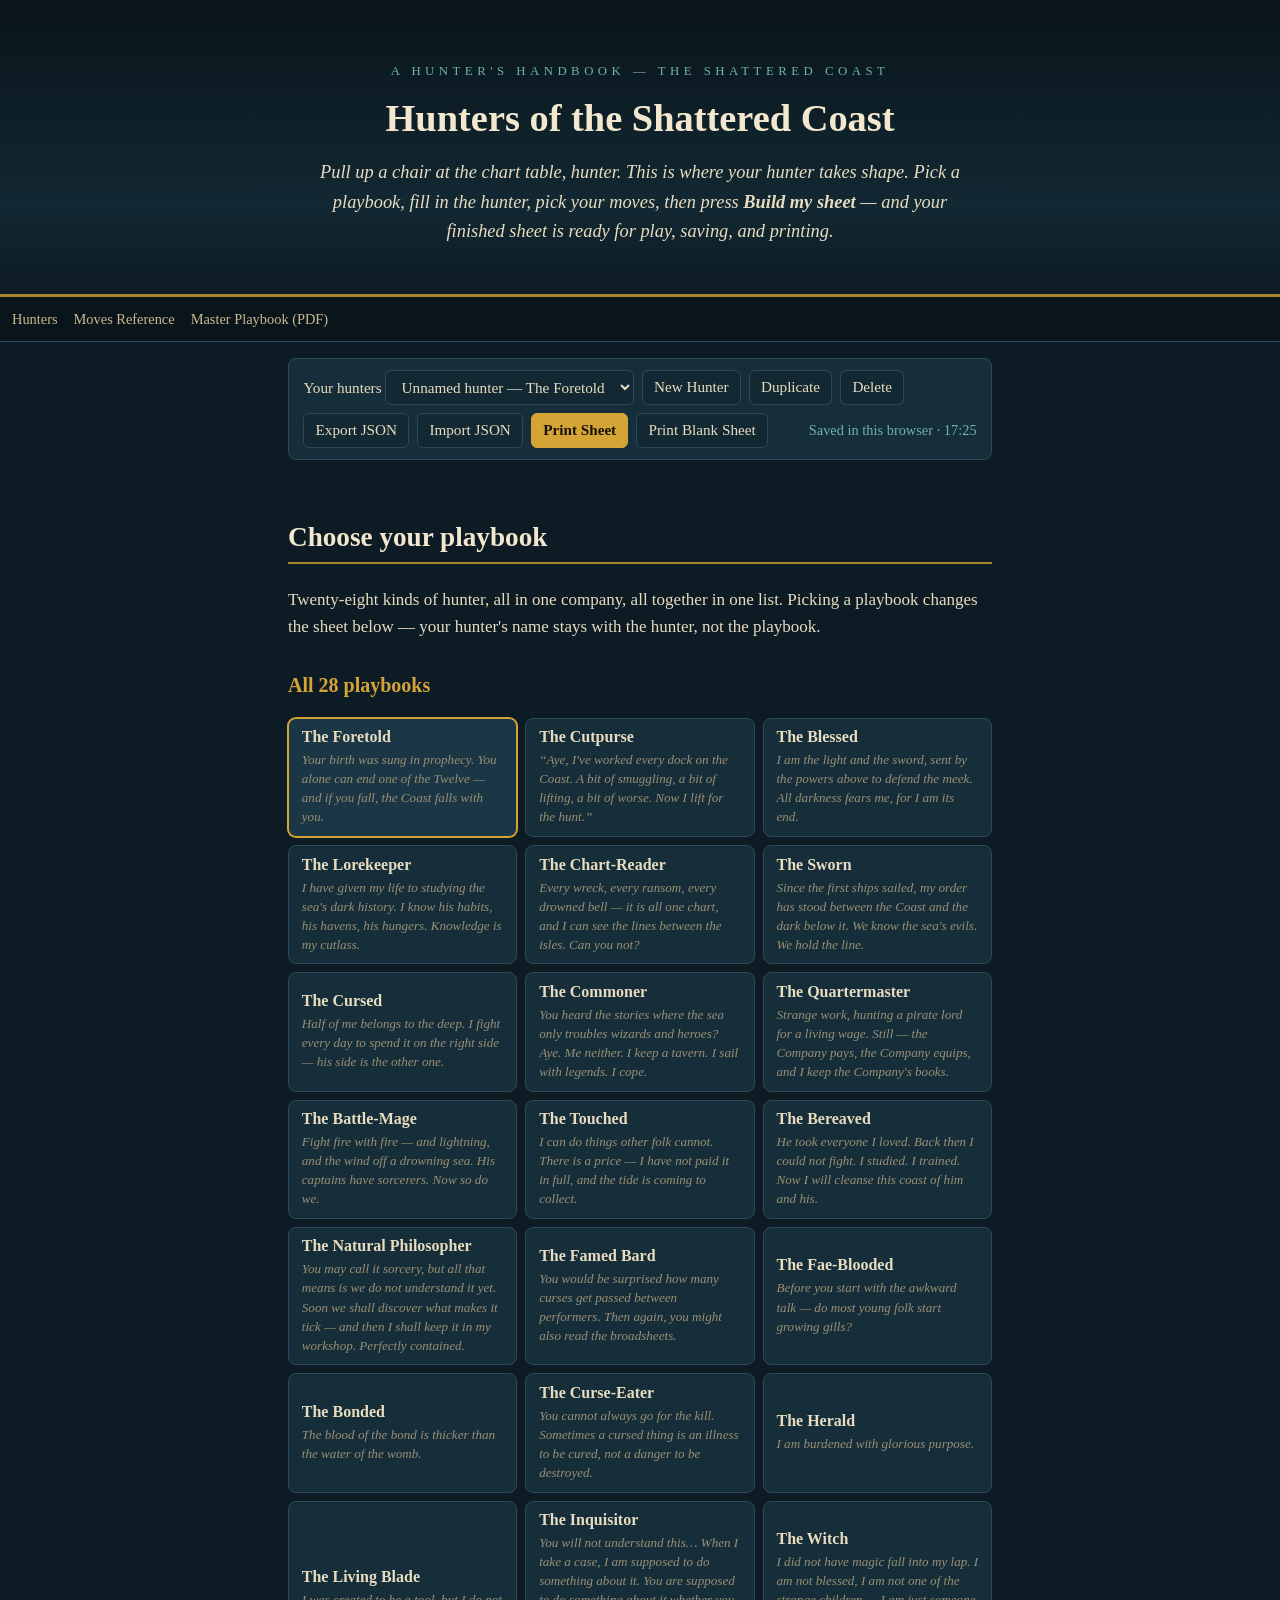
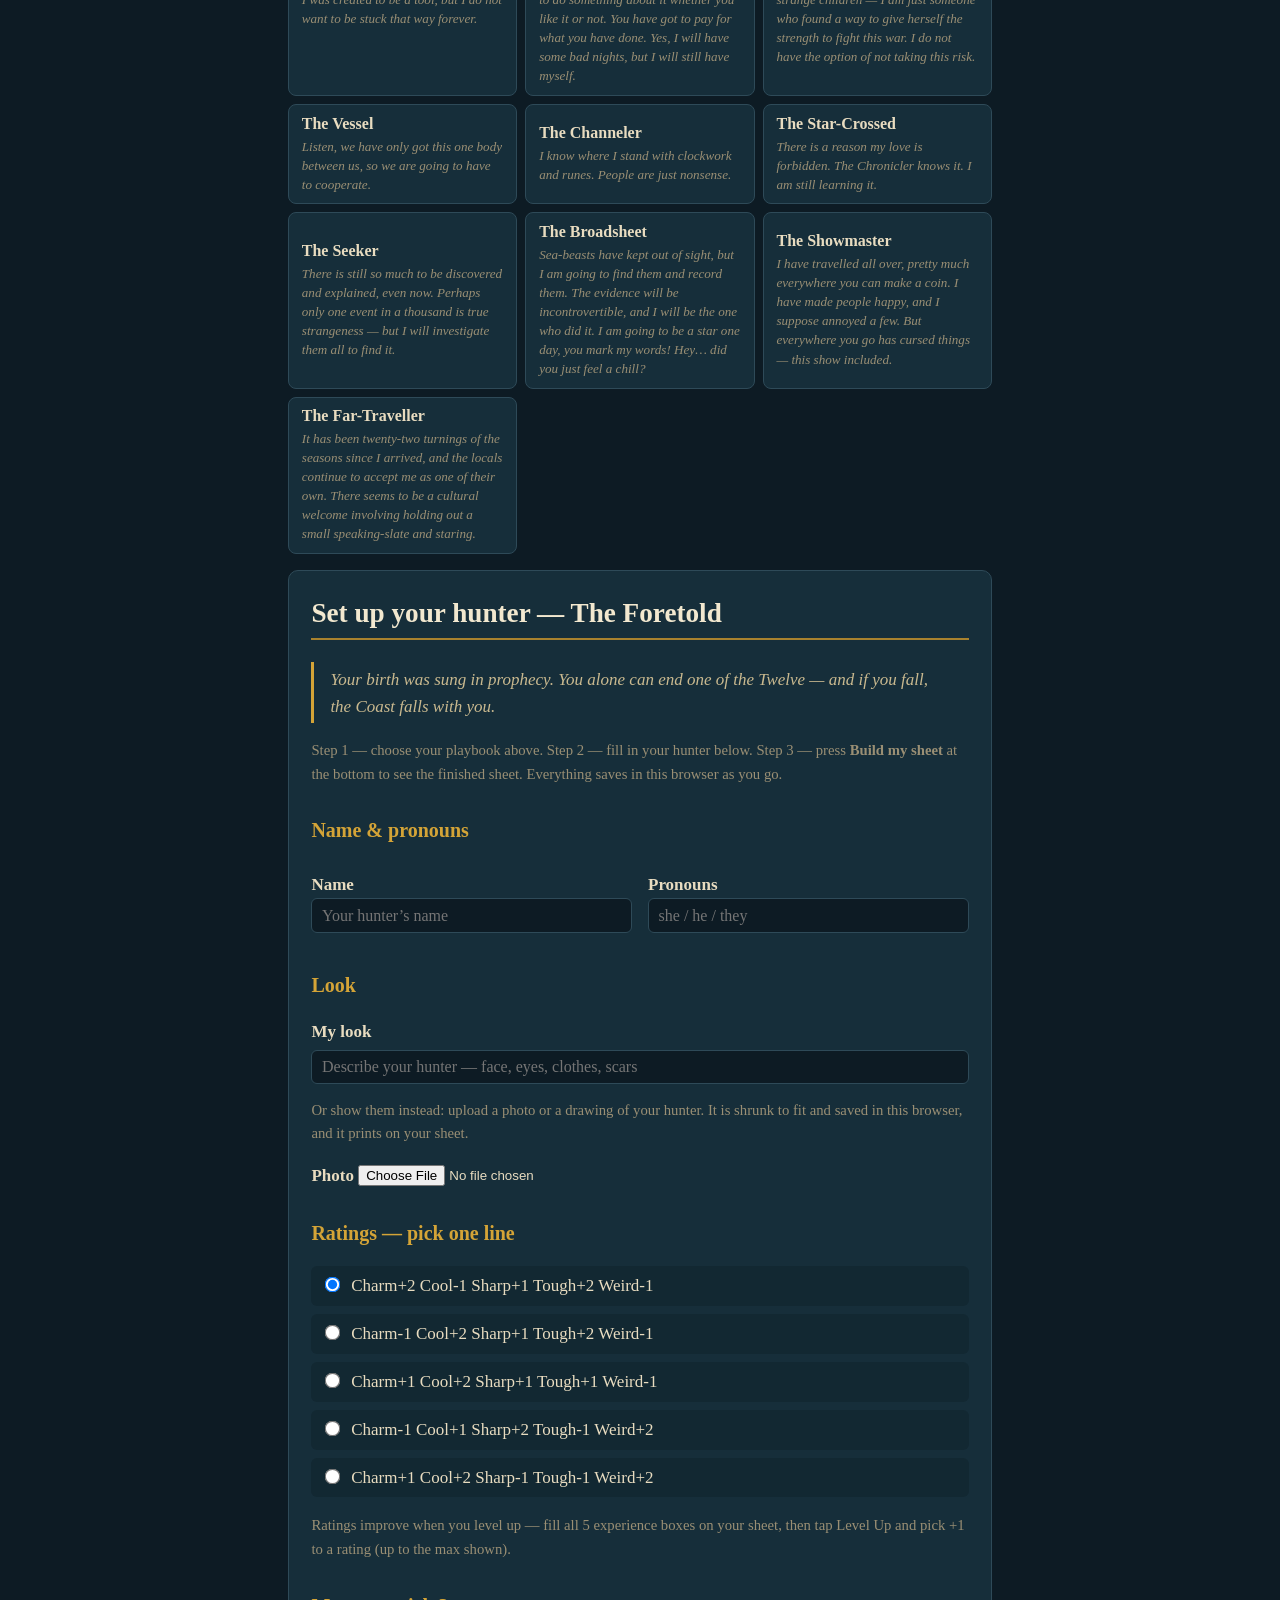
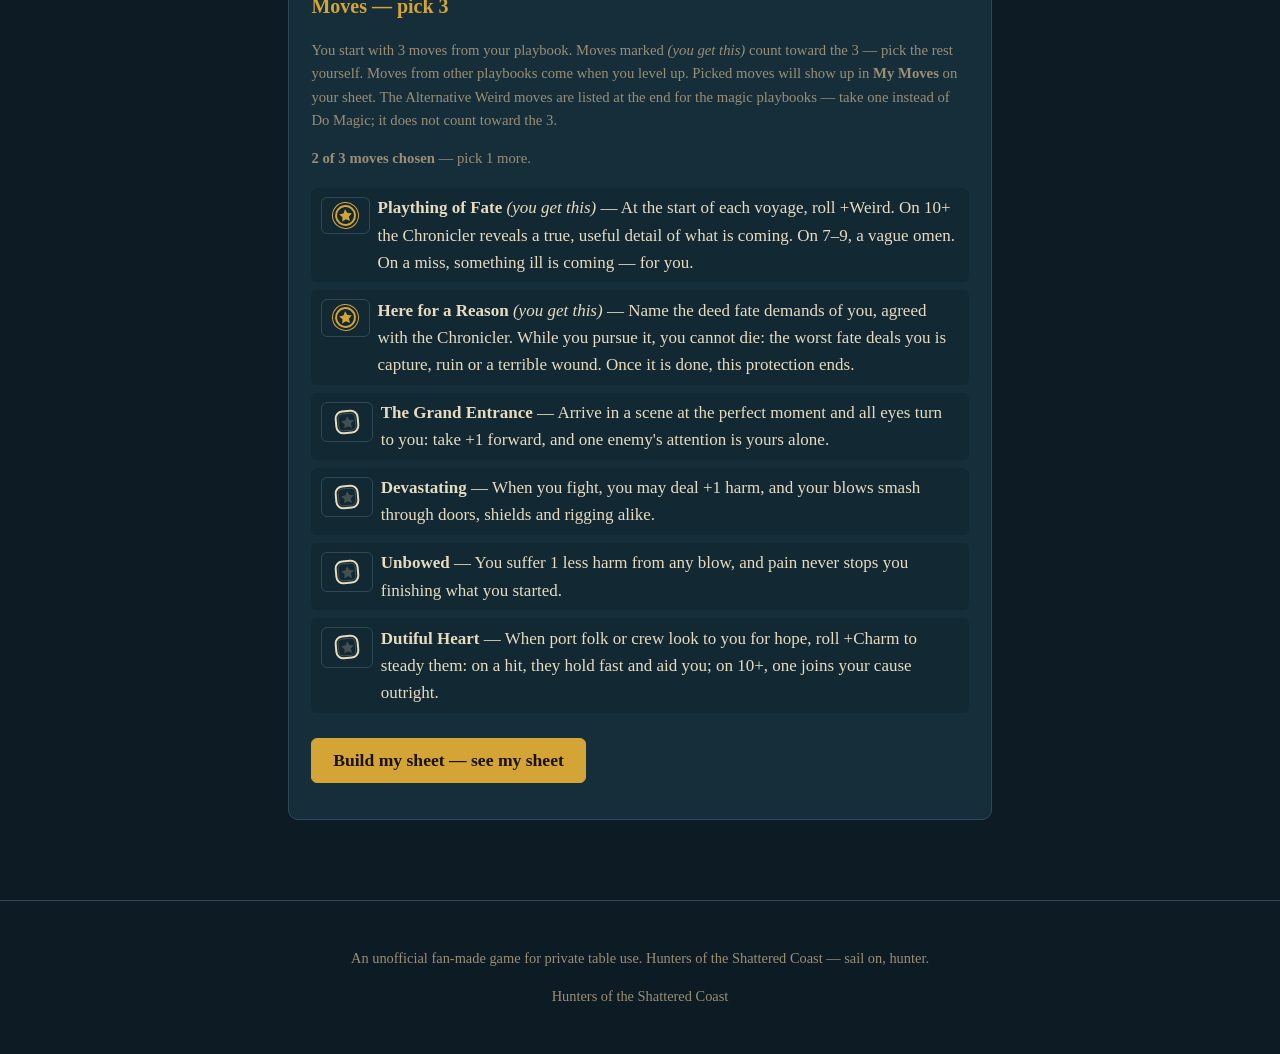
<file: index.html>
<!DOCTYPE html>
<html lang="en">
<head>
<meta charset="utf-8">
<meta name="viewport" content="width=device-width, initial-scale=1">
<title>Hunters — Hunters of the Shattered Coast</title>
<meta name="description" content="Usable, saveable, printable character sheets for all 28 Hunters of the Shattered Coast playbooks.">
<link rel="stylesheet" href="style.css">
</head>
<body>
<!-- Tracker stamp icons: real SVG images, not characters. The skull
     stamps harm, the star stamps experience, luck, playbook trackers
     and the moves picker. Referenced with <svg><use href="#icon-...">. -->
<svg aria-hidden="true" style="position:absolute;width:0;height:0;overflow:hidden">
  <symbol id="icon-skull" viewBox="0 0 24 24">
    <path fill="currentColor" fill-rule="evenodd" d="M12 2C6.9 2 3.8 5.9 3.8 10.6c0 2.4 1 4.1 2.3 5.3.3.3.5.7.5 1.1v2.4c0 .9.7 1.6 1.6 1.6h.9v-2h.9v2h1.2v-2h1.2v2h1.2v-2h.9v2h.9c.9 0 1.6-.7 1.6-1.6V17c0-.4.2-.8.5-1.1 1.3-1.2 2.3-2.9 2.3-5.3C20.2 5.9 17.1 2 12 2Zm-3.4 7.2c1.1 0 2 .9 2 2s-.9 2-2 2-2-.9-2-2 .9-2 2-2Zm6.8 0c1.1 0 2 .9 2 2s-.9 2-2 2-2-.9-2-2 .9-2 2-2ZM12 14.8l1.2 2.4h-2.4L12 14.8Z"/>
  </symbol>
  <symbol id="icon-star" viewBox="0 0 24 24">
    <polygon fill="currentColor" points="12 2 15.09 8.26 22 9.27 17 14.14 18.18 21.02 12 17.77 5.82 21.02 7 14.14 2 9.27 8.91 8.26"/>
  </symbol>
</svg>
<header class="hero no-print">
<p class="kicker">A hunter's handbook — the Shattered Coast</p>
<h1>Hunters of the Shattered Coast</h1>
<p class="premise">Pull up a chair at the chart table, hunter. This is where your hunter takes shape. Pick a playbook, fill in the hunter, pick your moves, then press <strong>Build my sheet</strong> — and your finished sheet is ready for play, saving, and printing.</p>
</header>
<nav class="sticky no-print" aria-label="Site navigation">
<a href="index.html">Hunters</a><a href="reference.html">Moves Reference</a><a href="master-playbook.pdf">Master Playbook (PDF)</a>
</nav>
<main>
<div class="toolbar no-print" id="toolbar">
  <label>Your hunters
    <select id="hunterSelect" aria-label="Your hunters"></select>
  </label>
  <button type="button" id="btnNew">New Hunter</button>
  <button type="button" id="btnDup">Duplicate</button>
  <button type="button" id="btnDel">Delete</button>
  <button type="button" id="btnExport">Export JSON</button>
  <button type="button" id="btnImport">Import JSON</button>
  <input type="file" id="importFile" accept=".json,application/json" hidden>
  <button type="button" id="btnPrint" class="primary">Print Sheet</button>
  <button type="button" id="btnPrintBlank">Print Blank Sheet</button>
  <span id="saveStatus" role="status">Not saved yet</span>
</div>

<section id="picker" class="no-print" aria-label="Choose a playbook">
  <h2>Choose your playbook</h2>
  <p>Twenty-eight kinds of hunter, all in one company, all together in one list. Picking a playbook changes the sheet below — your hunter's name stays with the hunter, not the playbook.</p>
  <div id="pickerGroups"></div>
</section>

<section id="sheet" aria-label="Character sheet" aria-live="polite"></section>

</main>
<footer class="no-print">
<p>An unofficial fan-made game for private table use. Hunters of the Shattered Coast — sail on, hunter.</p>
<p>Hunters of the Shattered Coast</p>
</footer>
<script src="data.js"></script>
<script src="app.js"></script>
</body>
</html>
</file>
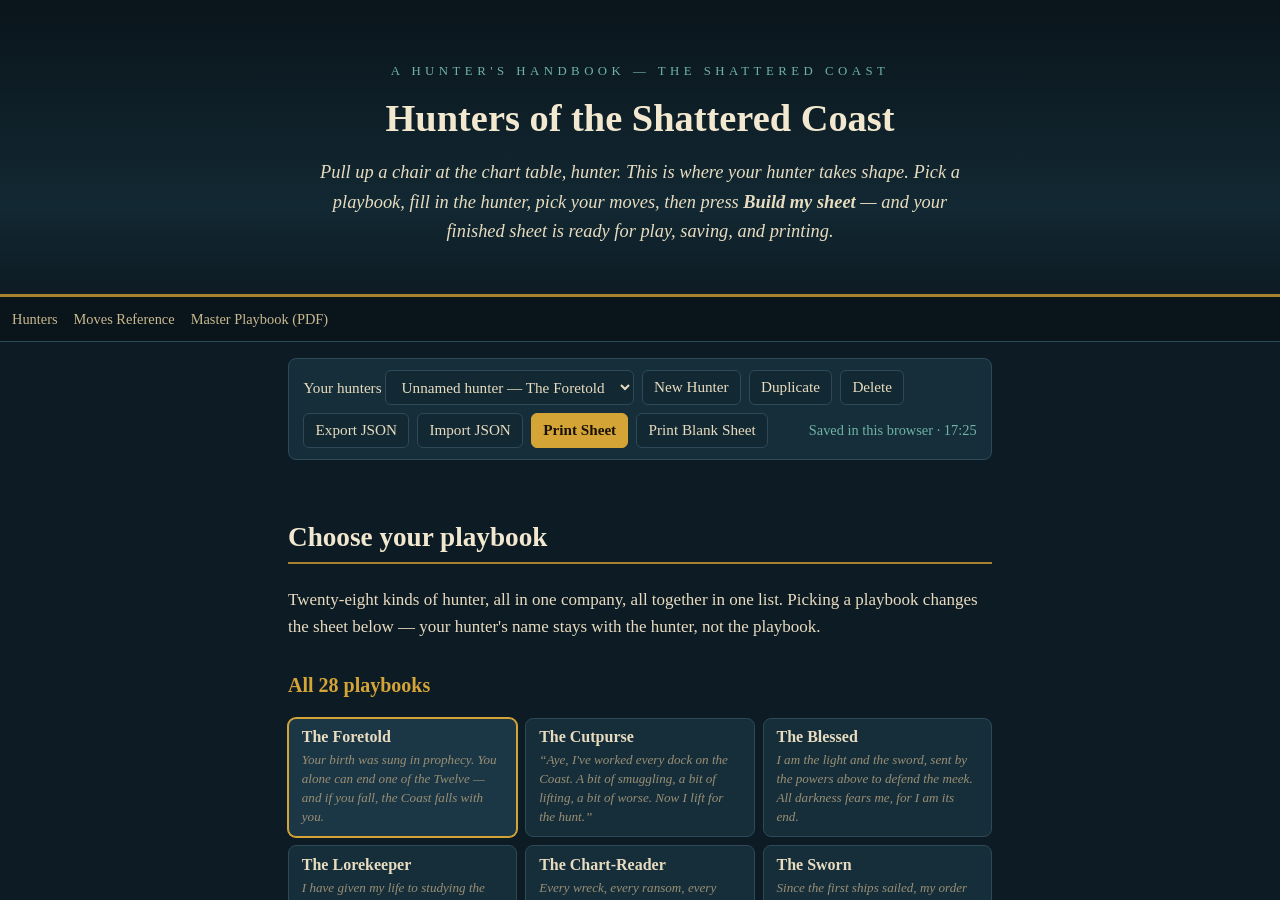
<file: hunters.html>
<!DOCTYPE html>
<html lang="en">
<head>
<meta charset="utf-8">
<meta name="viewport" content="width=device-width, initial-scale=1">
<meta http-equiv="refresh" content="0; url=index.html">
<title>Hunters — Hunters of the Shattered Coast</title>
<link rel="canonical" href="index.html">
</head>
<body>
<p>The Hunters page has moved to the home page: <a href="index.html">Hunters of the Shattered Coast</a>.</p>
</body>
</html>
</file>
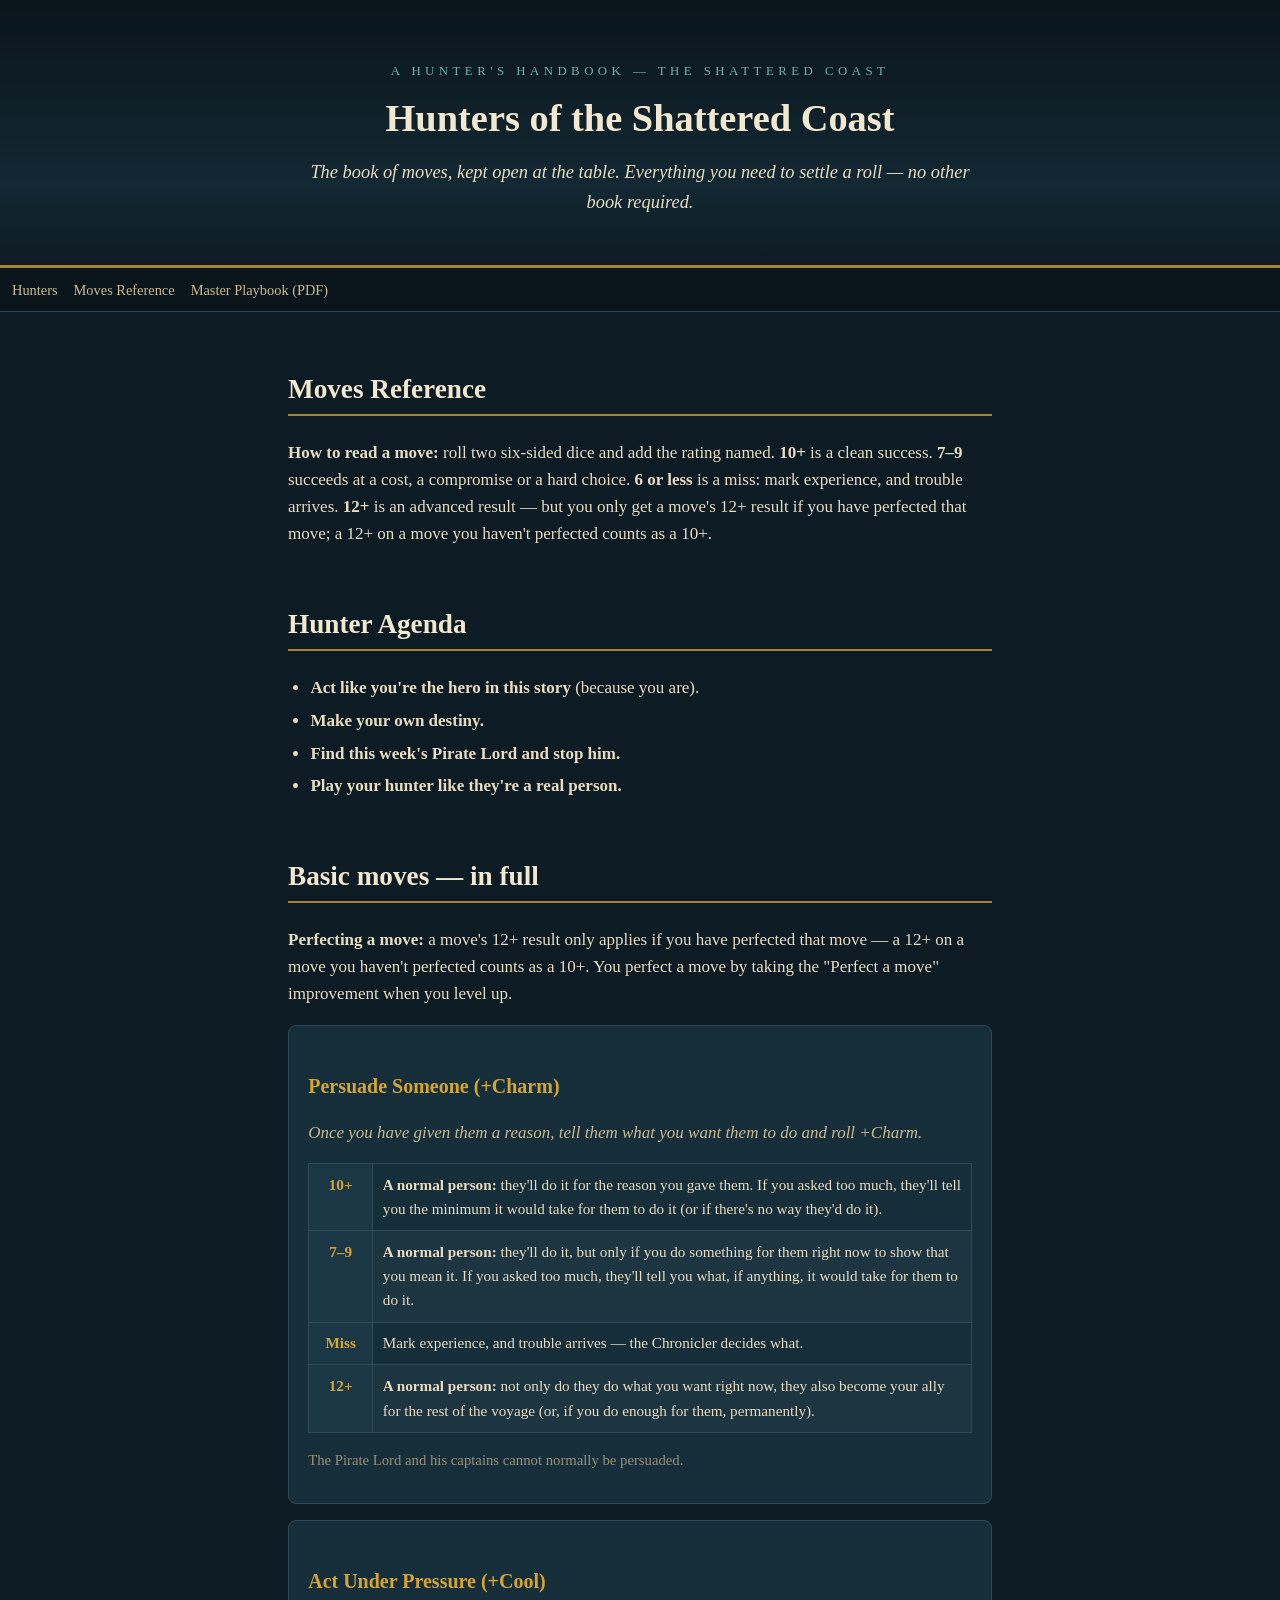
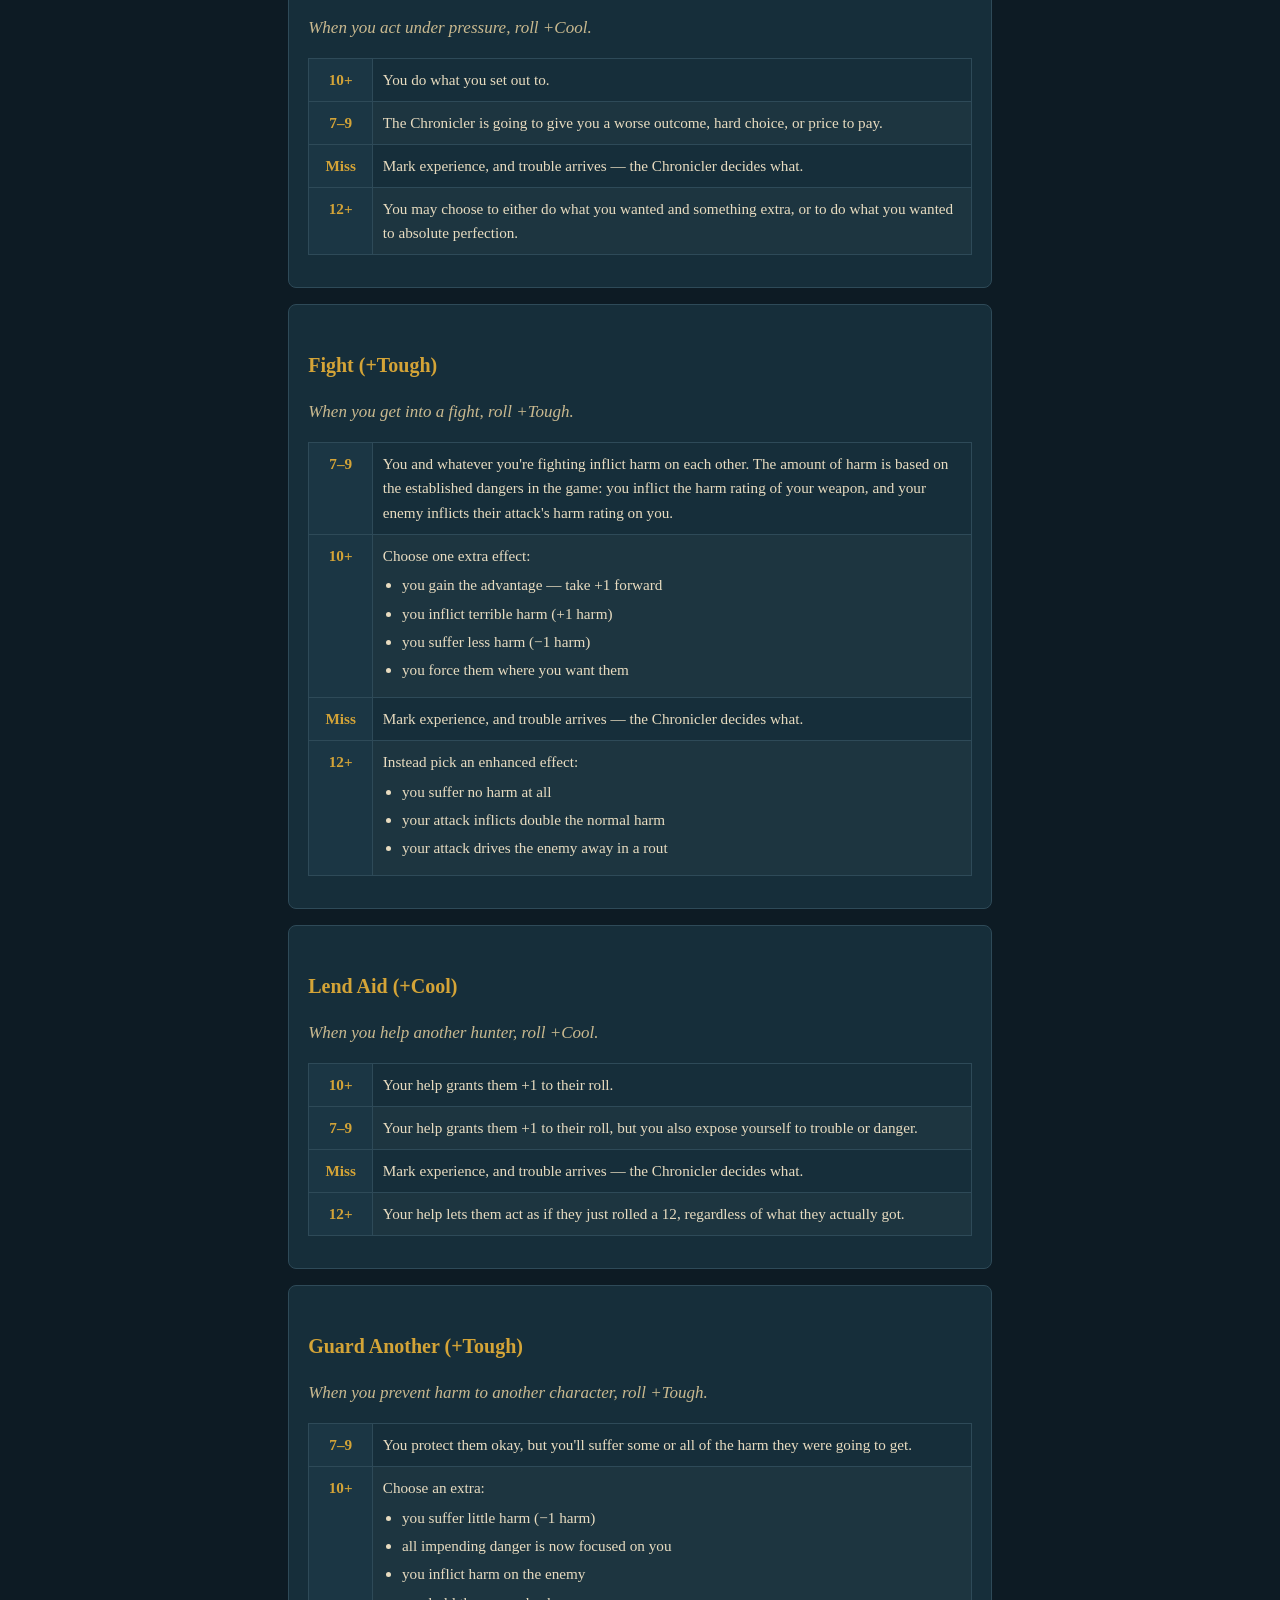
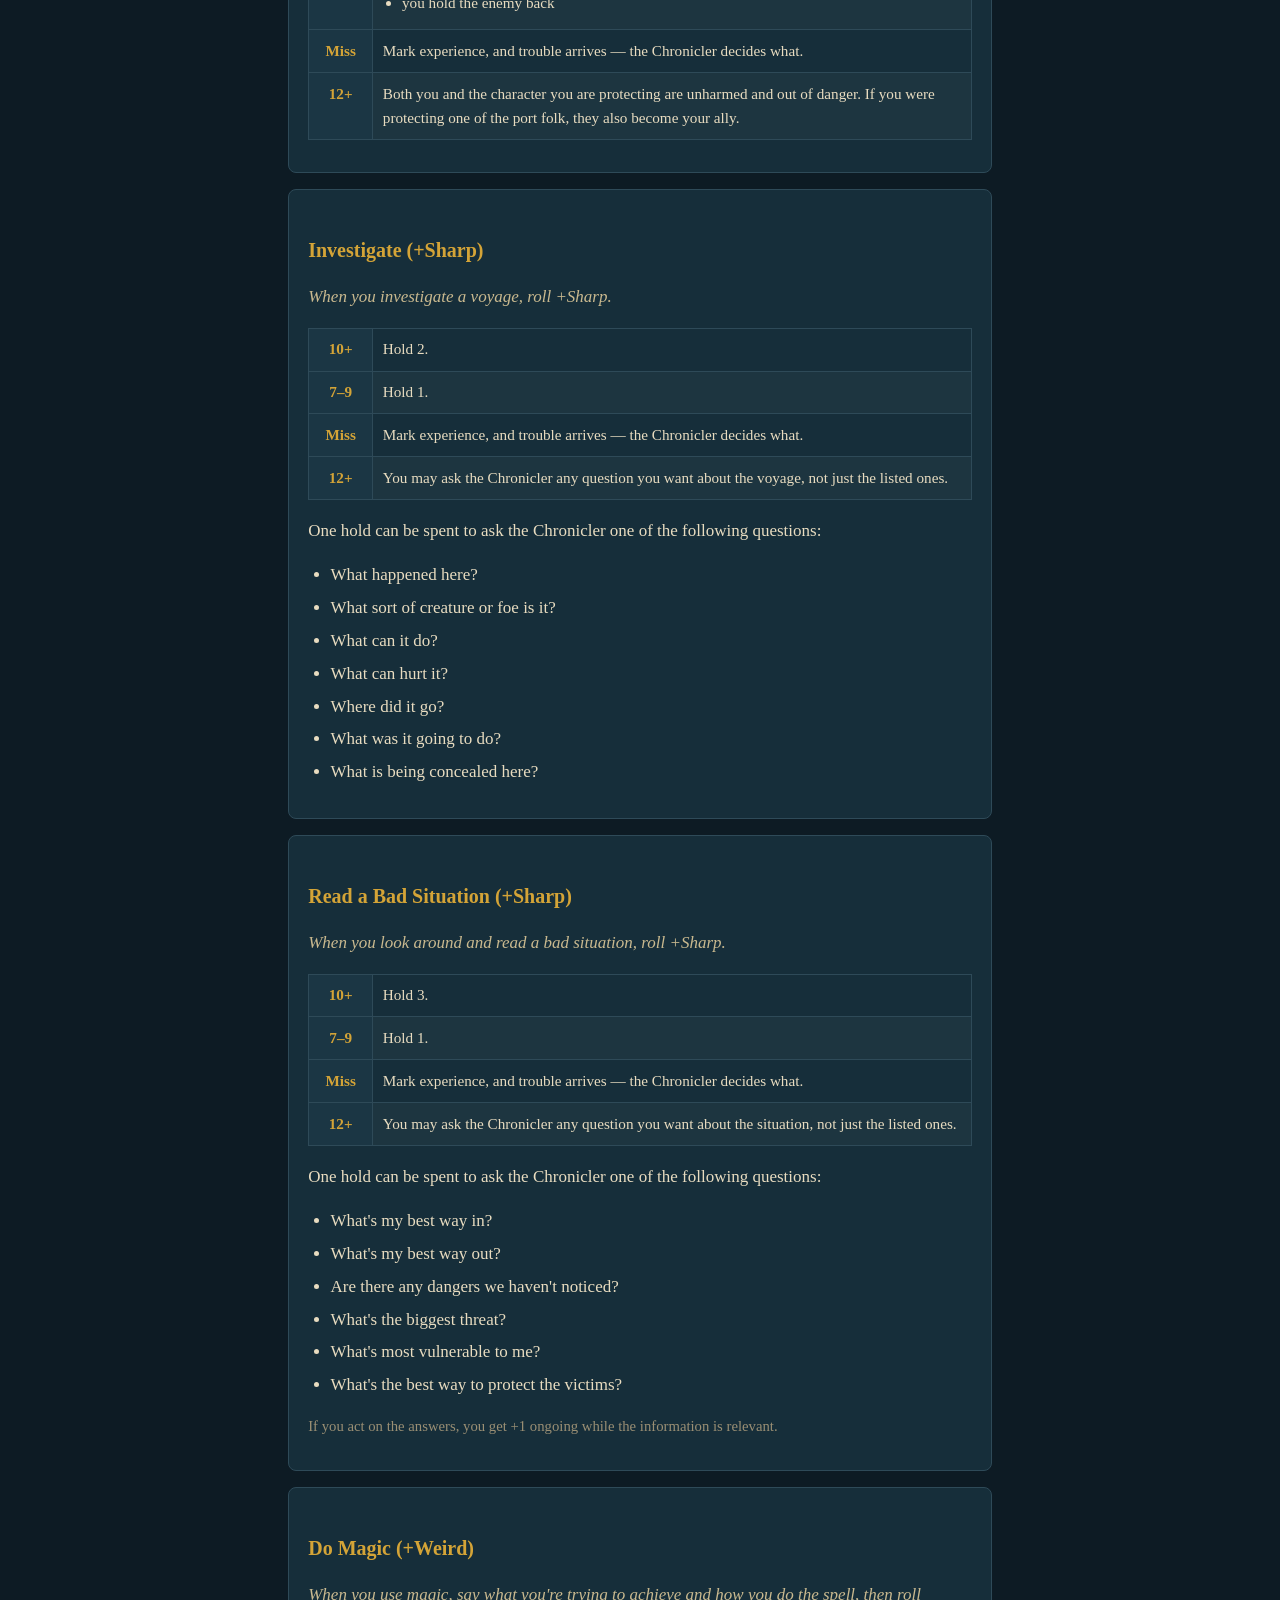
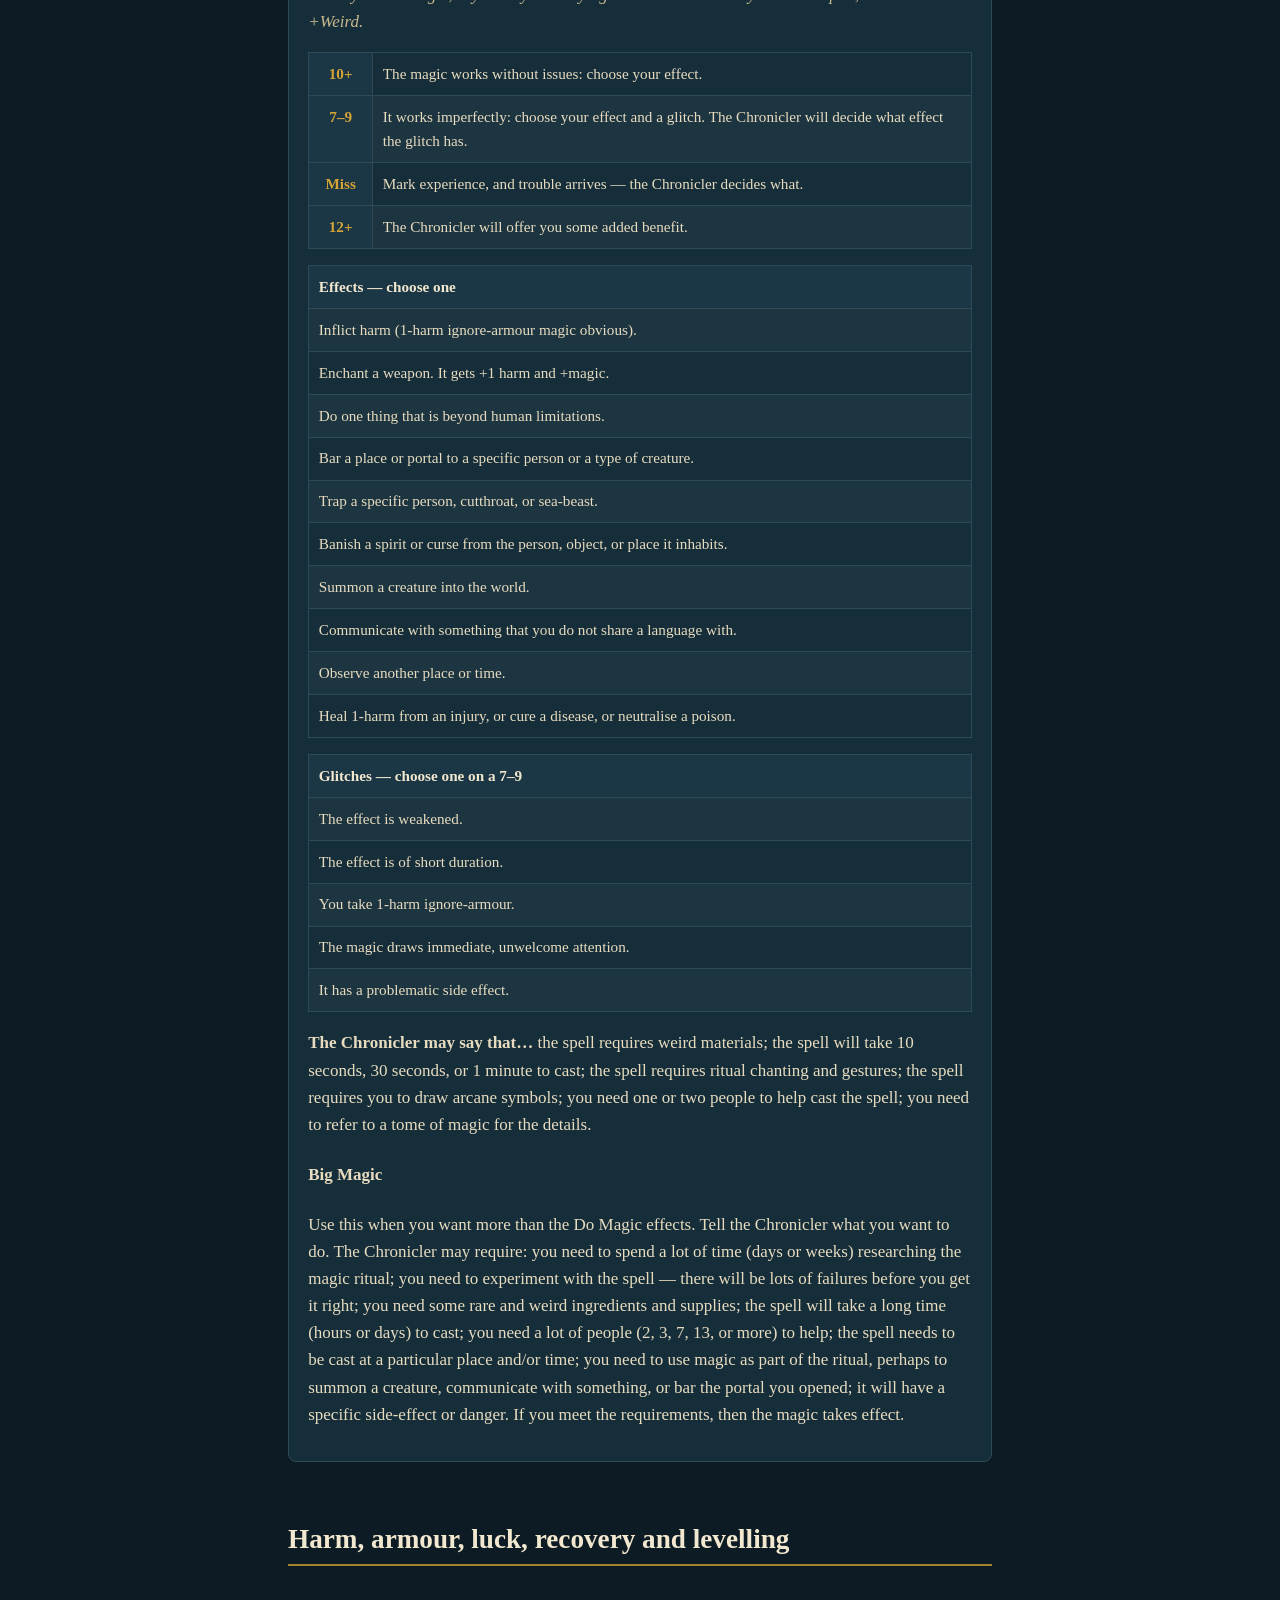
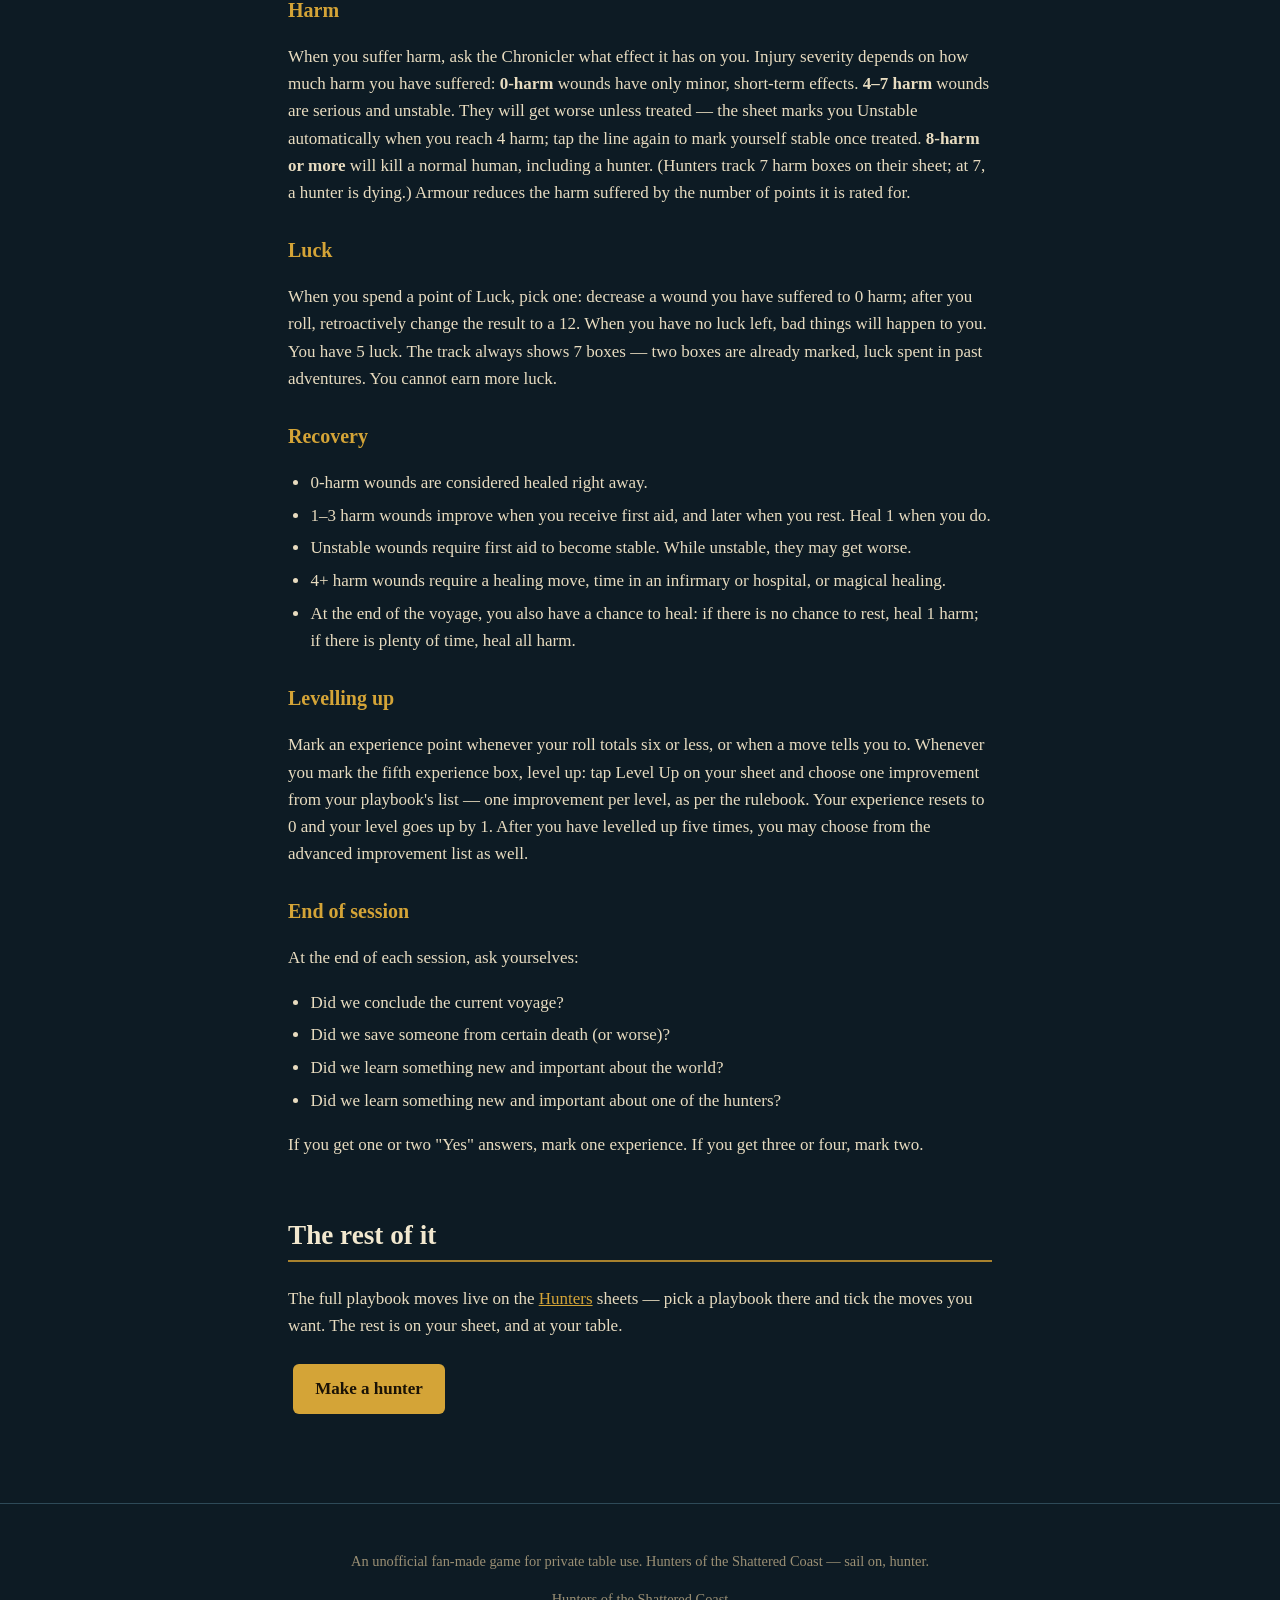
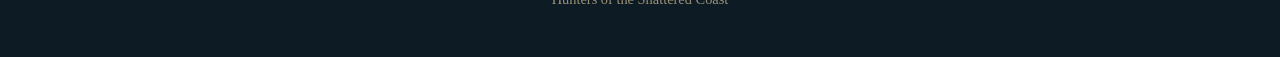
<file: reference.html>
<!DOCTYPE html>
<html lang="en">
<head>
<meta charset="utf-8">
<meta name="viewport" content="width=device-width, initial-scale=1">
<title>Moves Reference — Hunters of the Shattered Coast</title>
<meta name="description" content="The condensed moves reference for Hunters of the Shattered Coast: all eight basic moves in full, and harm, luck, recovery and levelling.">
<link rel="stylesheet" href="style.css">
</head>
<body>
<header class="hero">
<p class="kicker">A hunter's handbook — the Shattered Coast</p>
<h1>Hunters of the Shattered Coast</h1>
<p class="premise">The book of moves, kept open at the table. Everything you need to settle a roll — no other book required.</p>
</header>
<nav class="sticky" aria-label="Site navigation">
<a href="index.html">Hunters</a><a href="reference.html">Moves Reference</a><a href="master-playbook.pdf">Master Playbook (PDF)</a>
</nav>
<main>
<section>
<h2>Moves Reference</h2>
<p><strong>How to read a move:</strong> roll two six-sided dice and add the rating named. <strong>10+</strong> is a clean success. <strong>7–9</strong> succeeds at a cost, a compromise or a hard choice. <strong>6 or less</strong> is a miss: mark experience, and trouble arrives. <strong>12+</strong> is an advanced result — but you only get a move's 12+ result if you have perfected that move; a 12+ on a move you haven't perfected counts as a 10+.</p>
</section>
<section id="agenda">
<h2>Hunter Agenda</h2>
<ul>
<li><strong>Act like you're the hero in this story</strong> (because you are).</li>
<li><strong>Make your own destiny.</strong></li>
<li><strong>Find this week's Pirate Lord and stop him.</strong></li>
<li><strong>Play your hunter like they're a real person.</strong></li>
</ul>
</section>
<section id="basic-moves">
<h2>Basic moves — in full</h2>
<p><strong>Perfecting a move:</strong> a move's 12+ result only applies if you have perfected that move — a 12+ on a move you haven't perfected counts as a 10+. You perfect a move by taking the "Perfect a move" improvement when you level up.</p>

<div class="card move-ref"><h3>Persuade Someone (+Charm)</h3>
<p class="move-trigger">Once you have given them a reason, tell them what you want them to do and roll +Charm.</p>
<table class="move-table">
<tr><th class="result">10+</th><td><strong>A normal person:</strong> they'll do it for the reason you gave them. If you asked too much, they'll tell you the minimum it would take for them to do it (or if there's no way they'd do it).</td></tr>
<tr><th class="result">7–9</th><td><strong>A normal person:</strong> they'll do it, but only if you do something for them right now to show that you mean it. If you asked too much, they'll tell you what, if anything, it would take for them to do it.</td></tr>
<tr><th class="result">Miss</th><td>Mark experience, and trouble arrives — the Chronicler decides what.</td></tr>
<tr><th class="result">12+</th><td><strong>A normal person:</strong> not only do they do what you want right now, they also become your ally for the rest of the voyage (or, if you do enough for them, permanently).</td></tr>
</table>
<p class="move-note">The Pirate Lord and his captains cannot normally be persuaded.</p></div>

<div class="card move-ref"><h3>Act Under Pressure (+Cool)</h3>
<p class="move-trigger">When you act under pressure, roll +Cool.</p>
<table class="move-table">
<tr><th class="result">10+</th><td>You do what you set out to.</td></tr>
<tr><th class="result">7–9</th><td>The Chronicler is going to give you a worse outcome, hard choice, or price to pay.</td></tr>
<tr><th class="result">Miss</th><td>Mark experience, and trouble arrives — the Chronicler decides what.</td></tr>
<tr><th class="result">12+</th><td>You may choose to either do what you wanted and something extra, or to do what you wanted to absolute perfection.</td></tr>
</table></div>

<div class="card move-ref"><h3>Fight (+Tough)</h3>
<p class="move-trigger">When you get into a fight, roll +Tough.</p>
<table class="move-table">
<tr><th class="result">7–9</th><td>You and whatever you're fighting inflict harm on each other. The amount of harm is based on the established dangers in the game: you inflict the harm rating of your weapon, and your enemy inflicts their attack's harm rating on you.</td></tr>
<tr><th class="result">10+</th><td>Choose one extra effect:
<ul>
<li>you gain the advantage — take +1 forward</li>
<li>you inflict terrible harm (+1 harm)</li>
<li>you suffer less harm (−1 harm)</li>
<li>you force them where you want them</li>
</ul></td></tr>
<tr><th class="result">Miss</th><td>Mark experience, and trouble arrives — the Chronicler decides what.</td></tr>
<tr><th class="result">12+</th><td>Instead pick an enhanced effect:
<ul>
<li>you suffer no harm at all</li>
<li>your attack inflicts double the normal harm</li>
<li>your attack drives the enemy away in a rout</li>
</ul></td></tr>
</table></div>

<div class="card move-ref"><h3>Lend Aid (+Cool)</h3>
<p class="move-trigger">When you help another hunter, roll +Cool.</p>
<table class="move-table">
<tr><th class="result">10+</th><td>Your help grants them +1 to their roll.</td></tr>
<tr><th class="result">7–9</th><td>Your help grants them +1 to their roll, but you also expose yourself to trouble or danger.</td></tr>
<tr><th class="result">Miss</th><td>Mark experience, and trouble arrives — the Chronicler decides what.</td></tr>
<tr><th class="result">12+</th><td>Your help lets them act as if they just rolled a 12, regardless of what they actually got.</td></tr>
</table></div>

<div class="card move-ref"><h3>Guard Another (+Tough)</h3>
<p class="move-trigger">When you prevent harm to another character, roll +Tough.</p>
<table class="move-table">
<tr><th class="result">7–9</th><td>You protect them okay, but you'll suffer some or all of the harm they were going to get.</td></tr>
<tr><th class="result">10+</th><td>Choose an extra:
<ul>
<li>you suffer little harm (−1 harm)</li>
<li>all impending danger is now focused on you</li>
<li>you inflict harm on the enemy</li>
<li>you hold the enemy back</li>
</ul></td></tr>
<tr><th class="result">Miss</th><td>Mark experience, and trouble arrives — the Chronicler decides what.</td></tr>
<tr><th class="result">12+</th><td>Both you and the character you are protecting are unharmed and out of danger. If you were protecting one of the port folk, they also become your ally.</td></tr>
</table></div>

<div class="card move-ref"><h3>Investigate (+Sharp)</h3>
<p class="move-trigger">When you investigate a voyage, roll +Sharp.</p>
<table class="move-table">
<tr><th class="result">10+</th><td>Hold 2.</td></tr>
<tr><th class="result">7–9</th><td>Hold 1.</td></tr>
<tr><th class="result">Miss</th><td>Mark experience, and trouble arrives — the Chronicler decides what.</td></tr>
<tr><th class="result">12+</th><td>You may ask the Chronicler any question you want about the voyage, not just the listed ones.</td></tr>
</table>
<p>One hold can be spent to ask the Chronicler one of the following questions:</p>
<ul>
<li>What happened here?</li>
<li>What sort of creature or foe is it?</li>
<li>What can it do?</li>
<li>What can hurt it?</li>
<li>Where did it go?</li>
<li>What was it going to do?</li>
<li>What is being concealed here?</li>
</ul></div>

<div class="card move-ref"><h3>Read a Bad Situation (+Sharp)</h3>
<p class="move-trigger">When you look around and read a bad situation, roll +Sharp.</p>
<table class="move-table">
<tr><th class="result">10+</th><td>Hold 3.</td></tr>
<tr><th class="result">7–9</th><td>Hold 1.</td></tr>
<tr><th class="result">Miss</th><td>Mark experience, and trouble arrives — the Chronicler decides what.</td></tr>
<tr><th class="result">12+</th><td>You may ask the Chronicler any question you want about the situation, not just the listed ones.</td></tr>
</table>
<p>One hold can be spent to ask the Chronicler one of the following questions:</p>
<ul>
<li>What's my best way in?</li>
<li>What's my best way out?</li>
<li>Are there any dangers we haven't noticed?</li>
<li>What's the biggest threat?</li>
<li>What's most vulnerable to me?</li>
<li>What's the best way to protect the victims?</li>
</ul>
<p class="move-note">If you act on the answers, you get +1 ongoing while the information is relevant.</p></div>

<div class="card move-ref"><h3>Do Magic (+Weird)</h3>
<p class="move-trigger">When you use magic, say what you're trying to achieve and how you do the spell, then roll +Weird.</p>
<table class="move-table">
<tr><th class="result">10+</th><td>The magic works without issues: choose your effect.</td></tr>
<tr><th class="result">7–9</th><td>It works imperfectly: choose your effect and a glitch. The Chronicler will decide what effect the glitch has.</td></tr>
<tr><th class="result">Miss</th><td>Mark experience, and trouble arrives — the Chronicler decides what.</td></tr>
<tr><th class="result">12+</th><td>The Chronicler will offer you some added benefit.</td></tr>
</table>
<table class="move-table">
<tr><th>Effects — choose one</th></tr>
<tr><td>Inflict harm (1-harm ignore-armour magic obvious).</td></tr>
<tr><td>Enchant a weapon. It gets +1 harm and +magic.</td></tr>
<tr><td>Do one thing that is beyond human limitations.</td></tr>
<tr><td>Bar a place or portal to a specific person or a type of creature.</td></tr>
<tr><td>Trap a specific person, cutthroat, or sea-beast.</td></tr>
<tr><td>Banish a spirit or curse from the person, object, or place it inhabits.</td></tr>
<tr><td>Summon a creature into the world.</td></tr>
<tr><td>Communicate with something that you do not share a language with.</td></tr>
<tr><td>Observe another place or time.</td></tr>
<tr><td>Heal 1-harm from an injury, or cure a disease, or neutralise a poison.</td></tr>
</table>
<table class="move-table">
<tr><th>Glitches — choose one on a 7–9</th></tr>
<tr><td>The effect is weakened.</td></tr>
<tr><td>The effect is of short duration.</td></tr>
<tr><td>You take 1-harm ignore-armour.</td></tr>
<tr><td>The magic draws immediate, unwelcome attention.</td></tr>
<tr><td>It has a problematic side effect.</td></tr>
</table>
<p><strong>The Chronicler may say that…</strong> the spell requires weird materials; the spell will take 10 seconds, 30 seconds, or 1 minute to cast; the spell requires ritual chanting and gestures; the spell requires you to draw arcane symbols; you need one or two people to help cast the spell; you need to refer to a tome of magic for the details.</p>
<h4>Big Magic</h4>
<p>Use this when you want more than the Do Magic effects. Tell the Chronicler what you want to do. The Chronicler may require: you need to spend a lot of time (days or weeks) researching the magic ritual; you need to experiment with the spell — there will be lots of failures before you get it right; you need some rare and weird ingredients and supplies; the spell will take a long time (hours or days) to cast; you need a lot of people (2, 3, 7, 13, or more) to help; the spell needs to be cast at a particular place and/or time; you need to use magic as part of the ritual, perhaps to summon a creature, communicate with something, or bar the portal you opened; it will have a specific side-effect or danger. If you meet the requirements, then the magic takes effect.</p></div>
</section>
<section id="harm">
<h2>Harm, armour, luck, recovery and levelling</h2>
<h3>Harm</h3>
<p>When you suffer harm, ask the Chronicler what effect it has on you. Injury severity depends on how much harm you have suffered: <strong>0-harm</strong> wounds have only minor, short-term effects. <strong>4–7 harm</strong> wounds are serious and unstable. They will get worse unless treated — the sheet marks you Unstable automatically when you reach 4 harm; tap the line again to mark yourself stable once treated. <strong>8-harm or more</strong> will kill a normal human, including a hunter. (Hunters track 7 harm boxes on their sheet; at 7, a hunter is dying.) Armour reduces the harm suffered by the number of points it is rated for.</p>
<h3>Luck</h3>
<p>When you spend a point of Luck, pick one: decrease a wound you have suffered to 0 harm; after you roll, retroactively change the result to a 12. When you have no luck left, bad things will happen to you. You have 5 luck. The track always shows 7 boxes — two boxes are already marked, luck spent in past adventures. You cannot earn more luck.</p>
<h3>Recovery</h3>
<ul>
<li>0-harm wounds are considered healed right away.</li>
<li>1–3 harm wounds improve when you receive first aid, and later when you rest. Heal 1 when you do.</li>
<li>Unstable wounds require first aid to become stable. While unstable, they may get worse.</li>
<li>4+ harm wounds require a healing move, time in an infirmary or hospital, or magical healing.</li>
<li>At the end of the voyage, you also have a chance to heal: if there is no chance to rest, heal 1 harm; if there is plenty of time, heal all harm.</li>
</ul>
<h3>Levelling up</h3>
<p>Mark an experience point whenever your roll totals six or less, or when a move tells you to. Whenever you mark the fifth experience box, level up: tap Level Up on your sheet and choose one improvement from your playbook's list — one improvement per level, as per the rulebook. Your experience resets to 0 and your level goes up by 1. After you have levelled up five times, you may choose from the advanced improvement list as well.</p>
<h3>End of session</h3>
<p>At the end of each session, ask yourselves:</p>
<ul>
<li>Did we conclude the current voyage?</li>
<li>Did we save someone from certain death (or worse)?</li>
<li>Did we learn something new and important about the world?</li>
<li>Did we learn something new and important about one of the hunters?</li>
</ul>
<p>If you get one or two "Yes" answers, mark one experience. If you get three or four, mark two.</p>
</section>
<section>
<h2>The rest of it</h2>
<p>The full playbook moves live on the <a href="index.html">Hunters</a> sheets — pick a playbook there and tick the moves you want. The rest is on your sheet, and at your table.</p>
<p><a class="btn" href="index.html">Make a hunter</a></p>
</section>
</main>
<footer>
<p>An unofficial fan-made game for private table use. Hunters of the Shattered Coast — sail on, hunter.</p>
<p>Hunters of the Shattered Coast</p>
</footer>
</body>
</html>
</file>
<file: style.css>
:root{
  --ink:#e8dcc0; --ink-dim:#c9b98f; --muted:#9a8f74;
  --bg:#0d1b24; --bg2:#122832; --panel:#162e3a; --panel2:#1b3644;
  --gold:#d4a437; --gold-dim:#a8822e; --red:#c65b4a; --teal:#6fb3a6;
  --line:#2e4a58; --paper:#f2e8cf;
}
*{box-sizing:border-box}
html{scroll-behavior:smooth}
body{margin:0;background:var(--bg);color:var(--ink);font-family:Georgia,'Times New Roman',serif;font-size:17px;line-height:1.6}
a{color:var(--gold)}
a:hover{color:#f0c65c}
h1,h2,h3{font-family:Georgia,serif;line-height:1.25;color:var(--paper)}
h1{font-size:2.4rem;margin:.2em 0}
h2{font-size:1.7rem;border-bottom:2px solid var(--gold-dim);padding-bottom:.3em;margin-top:2.2em}
h3{font-size:1.25rem;color:var(--gold);margin-top:1.6em}
header.hero{background:linear-gradient(180deg,#0a141b,#122832 70%,#0d1b24);text-align:center;padding:3rem 1rem 2rem;border-bottom:3px solid var(--gold-dim)}
.hero .kicker{letter-spacing:.35em;text-transform:uppercase;font-size:.8rem;color:var(--teal)}
.hero p.premise{max-width:42rem;margin:1rem auto;font-style:italic;font-size:1.15rem;color:var(--ink)}
.btn{display:inline-block;background:var(--gold);color:#1a1206;font-weight:bold;text-decoration:none;padding:.7rem 1.4rem;border-radius:6px;margin:.5rem .3rem}
.btn.ghost{background:transparent;color:var(--gold);border:2px solid var(--gold)}
.btn:hover{background:#f0c65c;color:#1a1206}
main{max-width:46rem;margin:0 auto;padding:0 1rem 4rem}
nav.sticky{position:sticky;top:0;z-index:10;background:#0a141b;border-bottom:1px solid var(--line);overflow-x:auto;white-space:nowrap;padding:.5rem .75rem}
nav.sticky a{color:var(--ink-dim);text-decoration:none;font-size:.9rem;margin-right:1rem}
nav.sticky a:hover{color:var(--gold)}
nav.sticky a.playbook{color:var(--teal)}
section{scroll-margin-top:3.5rem}
.card{background:var(--panel);border:1px solid var(--line);border-radius:8px;padding:1rem 1.2rem;margin:1rem 0}
.card.gold{border-color:var(--gold-dim)}
table{width:100%;border-collapse:collapse;margin:1rem 0;font-size:.95rem}
th,td{border:1px solid var(--line);padding:.55rem .6rem;text-align:left;vertical-align:top}
th{background:var(--panel2);color:var(--paper)}
/* --- Moves Reference tables: one compact table per move, result bands
   as rows (10+ / 7-9 / Miss / 12+), narrow gold result column, banded
   rows so the bands are easy to scan on a phone and in print. --- */
.move-table{margin:.6rem 0 1rem;font-size:.95rem}
.move-table th.result{width:4rem;white-space:nowrap;background:var(--panel2);color:var(--gold);text-align:center}
.move-table tbody tr:nth-child(even) td{background:rgba(255,255,255,.03)}
.move-table ul{margin:.35rem 0;padding-left:1.2rem}
.move-table li{margin:.25rem 0}
.move-ref .move-trigger{font-style:italic;color:var(--ink-dim)}
.move-ref .move-note{font-size:.92rem;color:var(--muted)}
ul,ol{padding-left:1.4rem}
li{margin:.35rem 0}
blockquote{border-left:3px solid var(--gold);margin:1rem 0;padding:.2rem 1rem;font-style:italic;color:var(--ink-dim)}
.ratings{font-family:ui-monospace,Menlo,monospace;font-size:.92rem;background:#0a141b;border:1px solid var(--line);border-radius:6px;padding:.8rem 1rem}
.ratings div{margin:.25rem 0}
.tagline{font-style:italic;color:var(--ink-dim)}
.veteran{background:#2a2113;border:1px solid var(--gold-dim);border-radius:8px;padding:.9rem 1.1rem;margin:1rem 0;font-size:.95rem}
.veteran strong{color:var(--gold)}
.playbook{border-top:4px solid var(--gold-dim);padding-top:.5rem}
.playbook h2{border-bottom:none;margin-top:1.5em}
.two-col{display:grid;grid-template-columns:1fr 1fr;gap:1rem}
@media(max-width:640px){body{font-size:16px}h1{font-size:1.9rem}h2{font-size:1.4rem}.two-col{grid-template-columns:1fr}}
footer{border-top:1px solid var(--line);padding:2rem 1rem;text-align:center;color:var(--muted);font-size:.9rem}
@media print{
  body{background:#fff;color:#111;font-size:12pt}
  nav.sticky,.btn{display:none}
  header.hero{background:#fff;color:#111;border-bottom:2px solid #000}
  h1,h2,h3{color:#111}
  .card,.veteran{border:1px solid #999;background:#fff;break-inside:avoid}
  a{color:#111;text-decoration:none}
  main{max-width:none}
  section{break-inside:avoid-page}
  .move-table th,.move-table td{border:1px solid #666}
  .move-table th.result{background:#eee;color:#111}
  .move-table tbody tr:nth-child(even) td{background:#f7f7f7}
}

/* --- Hunters: interactive sheets --- */
.toolbar{display:flex;flex-wrap:wrap;gap:.5rem;align-items:center;background:var(--panel);border:1px solid var(--line);border-radius:8px;padding:.7rem .9rem;margin:1rem 0}
.toolbar label{font-size:.95rem}
.toolbar select,.toolbar button{font-family:inherit;font-size:.95rem;padding:.45rem .7rem;border-radius:6px;border:1px solid var(--line);background:var(--bg2);color:var(--ink);cursor:pointer}
.toolbar button.primary{background:var(--gold);color:#1a1206;font-weight:bold;border-color:var(--gold)}
.sheet button{font-family:inherit;font-size:.95rem;padding:.45rem .8rem;border-radius:6px;border:1px solid var(--line);background:var(--bg2);color:var(--ink);cursor:pointer}
.sheet button.primary{background:var(--gold);color:#1a1206;font-weight:bold;border-color:var(--gold)}
.sheet button.big{font-size:1.1rem;padding:.7rem 1.3rem;margin-top:.5rem}
#saveStatus{font-size:.9rem;color:var(--teal);margin-left:auto}
.pickgrid{display:grid;grid-template-columns:repeat(auto-fill,minmax(11rem,1fr));gap:.5rem;margin:.5rem 0 1rem}
.pickbtn{font-family:inherit;text-align:left;background:var(--panel);color:var(--ink);border:1px solid var(--line);border-radius:8px;padding:.6rem .8rem;cursor:pointer;font-size:1rem}
.pickbtn .pick-name{display:block;font-size:1rem;color:var(--ink);font-weight:bold}
.pickbtn .pick-quote{display:block;font-size:.82rem;line-height:1.45;color:var(--muted);font-style:italic;margin-top:.25rem}
.warn{color:#f0b35c;font-weight:bold}
.imp-cost{color:var(--teal);font-weight:bold;white-space:nowrap}
.xmove-box{background:var(--bg2);border:1px solid var(--gold-dim);border-radius:8px;padding:.8rem 1rem;margin:.7rem 0}
.xmove-box h4{margin:.2rem 0 .5rem}
.xmove-box select{font-family:inherit;font-size:1rem;background:var(--bg);color:var(--ink);border:1px solid var(--line);border-radius:6px;padding:.4rem .6rem;width:100%;margin-top:.3rem}
.photo-preview-wrap{margin:.7rem 0}
.photo-preview{max-width:180px;max-height:180px;border:2px solid var(--gold-dim);border-radius:8px}
.sheet-photo-wrap{text-align:center;margin:.5rem 0}
.sheet-photo{max-width:200px;max-height:200px;border:4px solid #3a2a12;border-radius:2px;padding:4px;background:#fbf3dd;box-shadow:0 2px 10px rgba(0,0,0,.35)}
.move-card.xmove{border-left-color:var(--teal)}
.pickbtn:hover{border-color:var(--gold)}
.pickbtn.on{border-color:var(--gold);background:var(--panel2);box-shadow:0 0 0 1px var(--gold)}
.sheet{background:var(--panel);border:1px solid var(--line);border-radius:10px;padding:1.2rem 1.4rem;margin:1rem 0}
.sheet h2{margin-top:.2em}
.sheet input[type=text]{font-family:inherit;font-size:1rem;background:var(--bg);color:var(--ink);border:1px solid var(--line);border-radius:6px;padding:.45rem .6rem;width:100%}
.sheet textarea{font-family:inherit;font-size:1rem;background:var(--bg);color:var(--ink);border:1px solid var(--line);border-radius:6px;padding:.6rem;width:100%}
.fieldrow{display:grid;grid-template-columns:1fr 1fr;gap:1rem;margin:.7rem 0}
.fieldrow label,.blocklabel{display:block;font-weight:bold;margin:.5rem 0}
.blocklabel input{margin-top:.3rem}
.checklist{list-style:none;padding-left:0}
.checklist li{margin:.5rem 0;padding:.4rem .6rem;background:var(--bg2);border-radius:6px}
.checklist input{margin-right:.5rem;transform:scale(1.2)}
.movepick{display:flex;gap:.5rem;align-items:flex-start}
.move-stamp{background:none;border:none;padding:0;margin-top:.15rem;flex:none;font-size:1.25rem;color:var(--gold);line-height:1;cursor:pointer}
.move-stamp:disabled{cursor:default}
.box{background:none;border:none;color:var(--gold);font-size:1.3rem;cursor:pointer;padding:0 .15rem;line-height:1}
.box:hover{color:#f0c65c}
/* Tracker marks are real SVG stamp images, never characters and never
   checkboxes: a skull for harm, a star for experience, playbook
   trackers, luck spent in play and the moves picker. A filled stamp is
   an icon inside a double-rule ring (a solid border plus an outer
   outline), bold, ink-coloured and slightly rotated, like a rubber
   stamp. An empty slot is a double-rule frame holding only a faint
   ghost of its icon, so it reads as "not yet stamped" instead of a
   checkbox. */
.mark-icon{width:1em;height:1em;flex:none}
.stamp{display:inline-flex;align-items:center;justify-content:center;font-style:normal;transform:rotate(-5deg);border:2px solid currentColor;border-radius:50%;outline:1px solid currentColor;outline-offset:2px;padding:.06em;line-height:1}
.stamp-slot{display:inline-flex;align-items:center;justify-content:center;transform:rotate(-5deg);border:2px solid currentColor;border-radius:8px;padding:.06em;line-height:1}
.stamp-slot .stamp-ghost{display:inline-flex;align-items:center;justify-content:center;border:1px solid currentColor;border-radius:5px;padding:.04em;opacity:.22;line-height:1}
.stamp-harm{color:#c65b4a}
.stamp-xp,.stamp-luck,.stamp-move{color:var(--gold)}
.stamp-past{color:#8a7f66;opacity:.55}
.trackers p{margin:.6rem 0}
.muted{color:var(--muted);font-size:.92rem}
.mymoves li{margin:.4rem 0}
@media(max-width:640px){.fieldrow{grid-template-columns:1fr}.pickgrid{grid-template-columns:1fr}}
@media print{
  body{background:#fff;color:#111;font-size:11pt}
  .no-print,header.hero,nav.sticky,.toolbar,#picker,footer{display:none !important}
  main{max-width:none;padding:0}
  .sheet{border:1px solid #666;background:#fff;border-radius:0;padding:0;margin:0}
  h1,h2,h3{color:#111}
  .checklist li{background:#fff;border:1px solid #ccc}
  .sheet input[type=text],.sheet textarea{border:none;border-bottom:1px solid #999;background:#fff;color:#111}
  a{color:#111;text-decoration:none}
  .box{color:#111}
}

/* --- Blank sheet (print a fresh sheet to fill in by hand) --- */
.blank-line{display:inline-block;min-width:12rem;border-bottom:1px solid #7a5c14}
.blank-line.name-line{min-width:20rem}
.blank-lines span{display:block;height:1.7em;border-bottom:1px solid #999}
@media print{
  .blank-line{border-bottom-color:#666}
  .blank-lines span{border-bottom-color:#999}
}

/* --- Stylised character sheet (player-facing parchment) --- */
.character-sheet{
  background:linear-gradient(180deg,#f6ecd2,#efe2c2 60%,#e9d9b4);
  color:#2b2118;border:4px solid #3a2a12;border-radius:6px;
  box-shadow:0 8px 30px rgba(0,0,0,.45), inset 0 0 0 2px #f6ecd2, inset 0 0 0 4px #a8822e;
  padding:1.6rem 1.8rem;
}
.character-sheet .wanted-masthead{
  text-align:center;font-size:3rem;font-weight:bold;letter-spacing:.35em;
  text-indent:.35em;color:#3a2a12;margin:.1em 0 .05em;line-height:1.1;
  border-bottom:3px solid #3a2a12;padding-bottom:.15em;
}
.character-sheet h2,.character-sheet h3,.character-sheet h4{color:#3a2a12}
.character-sheet .sheet-banner{
  text-align:center;border-bottom:3px double #a8822e;padding:.4rem 0 1rem;margin-bottom:.6rem;
}
.character-sheet .sheet-playbook{
  font-size:1.5rem;font-weight:bold;letter-spacing:.14em;text-transform:uppercase;
  color:#7a5c14;margin:.2rem 0;
}
.character-sheet .sheet-quote{font-style:italic;color:#5c4a26;margin:.2rem 0;max-width:34rem;margin-left:auto;margin-right:auto}
.character-sheet .sheet-name{
  font-size:2.3rem;text-align:center;margin:.4em 0 .1em;letter-spacing:.02em;
}
.character-sheet .sheet-sub{text-align:center;color:#6b5636;font-style:italic;margin-top:0}
.character-sheet .sheet-look{text-align:center}
.character-sheet .sheet-h{
  border-bottom:2px solid #a8822e;padding-bottom:.25em;margin-top:1.8em;
  letter-spacing:.08em;text-transform:uppercase;font-size:1.05rem;
}
.character-sheet .sheet-h::before{content:"✦ "}
.character-sheet .sheet-h::after{content:" ✦"}
.character-sheet .muted{color:#6b5636}
.character-sheet .stat-row{display:flex;flex-wrap:wrap;gap:.6rem;justify-content:center;margin:.8rem 0}
.character-sheet .stat-box{
  flex:1 1 5.2rem;max-width:7rem;text-align:center;background:#f8e6a8;
  border:3px double #7a5c14;border-radius:8px;padding:.55rem .3rem;
}
.character-sheet .stat-name{display:block;font-size:.8rem;letter-spacing:.12em;text-transform:uppercase;color:#7a5c14}
.character-sheet .stat-val{display:block;font-size:1.7rem;font-weight:bold;color:#2b2118;line-height:1.2}
.character-sheet .sheet-ratings-line{text-align:center;font-family:ui-monospace,Menlo,monospace;font-size:.85rem}
.character-sheet .tracker-row{margin:.7rem 0}
.character-sheet .box{color:#7a5c14}
.character-sheet .box:hover{color:#a8822e}
.character-sheet .box .stamp-harm,.character-sheet .unstable-line .stamp-harm{color:#a33c2e}
.character-sheet .box .stamp-xp,.character-sheet .box .stamp-luck{color:#7a5c14}
.character-sheet .box.luck-unbought{color:#b09b6d;opacity:.6;cursor:default}
.character-sheet .box.luck-unbought .stamp-past{color:#a08c5f;opacity:.6}
.character-sheet .move-cards{display:grid;gap:.7rem;margin:.7rem 0}
.character-sheet .move-card{
  background:#fbf3dd;border:1px solid #c9a94f;border-left:5px solid #a8822e;
  border-radius:8px;padding:.7rem .9rem;
}
.character-sheet .move-card h4{margin:.1em 0 .3em;font-size:1.05rem;color:#3a2a12}
.character-sheet .move-card p{margin:.2rem 0}
.character-sheet .move-card .move-default-tag{font-size:.68rem;font-weight:bold;letter-spacing:.1em;text-transform:uppercase;color:#6b5636;border:1px solid #b39b62;border-radius:3px;padding:.1rem .35rem;margin-left:.4rem;vertical-align:.12em;white-space:nowrap}
.imp-stepper{display:flex;justify-content:space-between;align-items:center;gap:.6rem;flex-wrap:wrap}
.imp-stepper .stepper-btns{display:flex;gap:.4rem}
.imp-stepper .stepper-btns button{font-family:inherit;font-size:1.1rem;line-height:1;min-width:2.2rem;padding:.35rem .6rem;border-radius:6px;border:1px solid var(--line);background:var(--bg);color:var(--ink);cursor:pointer}
.imp-stepper .stepper-btns button:disabled{opacity:.4;cursor:default}
.imp-stepper .step-level{display:inline-block;min-width:4rem;text-align:center;font-weight:bold}
.character-sheet .sheet-list li{margin:.35rem 0}
.character-sheet .sheet-actions{margin:.5rem 0}
.character-sheet .sheet-actions button{font-family:inherit;font-size:.95rem;padding:.5rem .9rem;border-radius:6px;border:1px solid #a8822e;background:#fbf3dd;color:#2b2118;cursor:pointer}
.character-sheet .sheet-actions button.primary{background:var(--gold);color:#1a1206;font-weight:bold}
@media(max-width:640px){.character-sheet{padding:1.1rem}.character-sheet .sheet-name{font-size:1.8rem}.character-sheet .wanted-masthead{font-size:2.2rem;letter-spacing:.25em;text-indent:.25em}}
@media print{
  .character-sheet{background:#fff !important;color:#111;border:3px double #333;box-shadow:none;border-radius:0;padding:.6rem .8rem}
  .character-sheet .wanted-masthead{color:#111;border-bottom-color:#333}
  .character-sheet .box.luck-unbought{color:#999}
  .character-sheet h2,.character-sheet h3,.character-sheet h4,.character-sheet .sheet-playbook{color:#111}
  .character-sheet .sheet-banner{border-bottom:2px solid #666}
  .character-sheet .stat-box,.character-sheet .move-card{background:#fff;border:1px solid #999;break-inside:avoid}
  .character-sheet .move-card{border-left:3px solid #666}
  .character-sheet .muted,.character-sheet .sheet-sub,.character-sheet .sheet-quote{color:#333}
  .character-sheet .stat-name{color:#333}
  .character-sheet .box{color:#111}
  .character-sheet .box .stamp{color:#111}
  .character-sheet .box.luck-unbought .stamp-past{color:#777}
  .character-sheet .stamp-slot{border-color:#777}
  .character-sheet .stamp-slot .stamp-ghost{border-color:#777}
  .character-sheet .unstable-line .stamp,.character-sheet .unstable-line .stamp-slot{color:#111}
  .sheet-photo{max-width:140px;max-height:140px;border:1px solid #666}
  .character-sheet .move-card.xmove{border-left-color:#666}
  .character-sheet .move-card .move-default-tag{color:#333;border-color:#666}
}

/* --- Standing (poster trackers) --- */
.character-sheet .tracker-row{margin:1rem 0;padding:.8rem .9rem;background:#fbf3dd;border:1px solid #c9a94f;border-radius:8px}
.character-sheet .tracker-head{display:flex;flex-wrap:wrap;gap:.3rem .8rem;align-items:baseline}
.character-sheet .tracker-head strong{font-size:1.1rem;letter-spacing:.06em;text-transform:uppercase;color:#3a2a12}
.character-sheet .tracker-note{font-size:.92rem;color:#6b5636}
.character-sheet .tracker-boxes{margin:.5rem 0 .2rem}
.character-sheet .tracker-boxes .box{font-size:1.6rem;padding:0 .25rem}
.character-sheet .unstable-line{display:block;width:100%;margin-top:.6rem;padding:.55rem .7rem;border:2px solid #a33c2e;border-radius:6px;background:#f9e2cf;font:inherit;font-size:1.05rem;color:inherit;text-align:left;cursor:pointer}
.character-sheet .unstable-line .stamp,.character-sheet .unstable-line .stamp-slot{font-size:1.25rem;margin-right:.5rem;vertical-align:middle}
/* Harm is one non-wrapping line with a drawn threshold at the unstable
   point (4+): a vertical divider after the 3rd box, and boxes 4-7
   tinted as the danger zone. Quiet (harm < 4) shows the threshold
   faded; active (harm >= 4) deepens the line, the skull and the zone
   so it is obvious the hunter is in the danger zone right now. */
.character-sheet .tracker-boxes.harm-track{display:flex;flex-wrap:nowrap;align-items:center;justify-content:flex-start;gap:.15rem}
.character-sheet .tracker-boxes.harm-track .box{flex:0 0 auto;min-width:1.9rem;min-height:1.9rem}
.character-sheet .harm-divider{display:inline-flex;align-items:stretch;gap:.12rem;flex:none;height:2.9rem;color:#c65b4a}
.character-sheet .harm-divider-col{display:flex;flex-direction:column;align-items:center;gap:.1rem}
.character-sheet .harm-divider-skull{font-size:.8rem;line-height:1}
.character-sheet .harm-divider-bar{width:3px;flex:1;background:currentColor;border-radius:2px}
.character-sheet .harm-divider-label{writing-mode:vertical-rl;font-size:.52rem;letter-spacing:.14em;text-transform:uppercase;line-height:1}
.character-sheet .harm-track.danger-quiet .harm-divider{opacity:.55}
.character-sheet .harm-track .box-danger{color:#c65b4a}
.character-sheet .harm-track .box-danger .stamp-slot{border-color:#c65b4a;background:rgba(198,91,74,.07)}
.character-sheet .harm-track .box-danger .stamp-slot .stamp-ghost{border-color:#c65b4a}
.character-sheet .harm-track.danger-active .harm-divider{opacity:1;color:#a33c2e}
.character-sheet .harm-track.danger-active .harm-divider-bar{width:4px}
.character-sheet .harm-track.danger-active .box-danger .stamp-slot{background:rgba(163,60,46,.16);border-color:#a33c2e}
@media(max-width:400px){.character-sheet .tracker-boxes.harm-track .box{font-size:1.35rem;padding:0 .15rem}}
/* Luck is one non-wrapping line too, same treatment as harm: all 7
   boxes (2 faded past-adventure stars + 5 spendable) on a single row. */
.character-sheet .tracker-boxes.luck-track{display:flex;flex-wrap:nowrap;align-items:center;justify-content:flex-start;gap:.15rem}
.character-sheet .tracker-boxes.luck-track .box{flex:0 0 auto;min-width:1.9rem;min-height:1.9rem}
@media(max-width:400px){.character-sheet .tracker-boxes.luck-track .box{font-size:1.35rem;padding:0 .15rem}}
.character-sheet .sheet-level{text-align:center;font-size:1.15rem;font-weight:bold;letter-spacing:.12em;text-transform:uppercase;color:#7a5c14;margin:.3rem 0 0}
.character-sheet .levelup-row{margin:.6rem 0 0}
.character-sheet .level-up-btn{font-size:1.15rem;padding:.6rem 1.4rem}
.character-sheet .level-up-btn:disabled{opacity:.45;cursor:default}
@media print{
  .levelup-overlay{display:none !important}
  .character-sheet .unstable-line{border:1px solid #333;background:#fff}
  .character-sheet .harm-divider{opacity:1 !important;color:#333}
  .character-sheet .harm-divider-bar{width:3px;background:#333}
  .character-sheet .harm-track .box-danger{color:#111}
  .character-sheet .harm-track .box-danger .stamp-slot{border-color:#666;background:#eee}
}

/* --- Level Up wizard --- */
.levelup-overlay{position:fixed;inset:0;z-index:50;background:rgba(10,20,27,.75);display:flex;align-items:flex-start;justify-content:center;overflow-y:auto;padding:2rem 1rem}
.levelup-modal{background:linear-gradient(180deg,#f6ecd2,#efe2c2);color:#2b2118;border:4px solid #3a2a12;border-radius:8px;box-shadow:0 8px 30px rgba(0,0,0,.5), inset 0 0 0 2px #f6ecd2, inset 0 0 0 4px #a8822e;max-width:36rem;width:100%;padding:1.4rem 1.6rem;margin:auto}
.levelup-modal h2{color:#3a2a12;margin-top:.2em;border-bottom:2px solid #a8822e;padding-bottom:.3em}
.levelup-modal .muted{color:#6b5636}
.lu-opts{display:grid;gap:.6rem;margin:1rem 0}
.lu-opt{font-family:inherit;text-align:left;background:#fbf3dd;color:#2b2118;border:2px solid #a8822e;border-radius:8px;padding:.8rem 1rem;cursor:pointer;font-size:1.05rem;line-height:1.4}
.lu-opt strong{display:block;font-size:1.1rem;color:#3a2a12}
.lu-opt span{display:block;font-size:.92rem;color:#6b5636;margin-top:.2rem}
.lu-opt .lu-why{color:#a33c2e;font-weight:bold}
.lu-opt:hover:not(:disabled){border-color:#3a2a12;background:#fff8e0}
.lu-opt:disabled{opacity:.55;cursor:default}
.lu-actions{display:flex;flex-wrap:wrap;gap:.6rem;margin:1rem 0 .2rem}
.lu-actions button{font-family:inherit;font-size:1rem;padding:.6rem 1rem;border-radius:6px;border:1px solid #a8822e;background:#fbf3dd;color:#2b2118;cursor:pointer}
.lu-actions button.primary{background:var(--gold);color:#1a1206;font-weight:bold}
.levelup-modal select{font-family:inherit;font-size:1rem;background:#fbf3dd;color:#2b2118;border:1px solid #a8822e;border-radius:6px;padding:.5rem .6rem;width:100%;margin-top:.3rem}
.levelup-modal .fieldrow label{color:#3a2a12}
</file>
